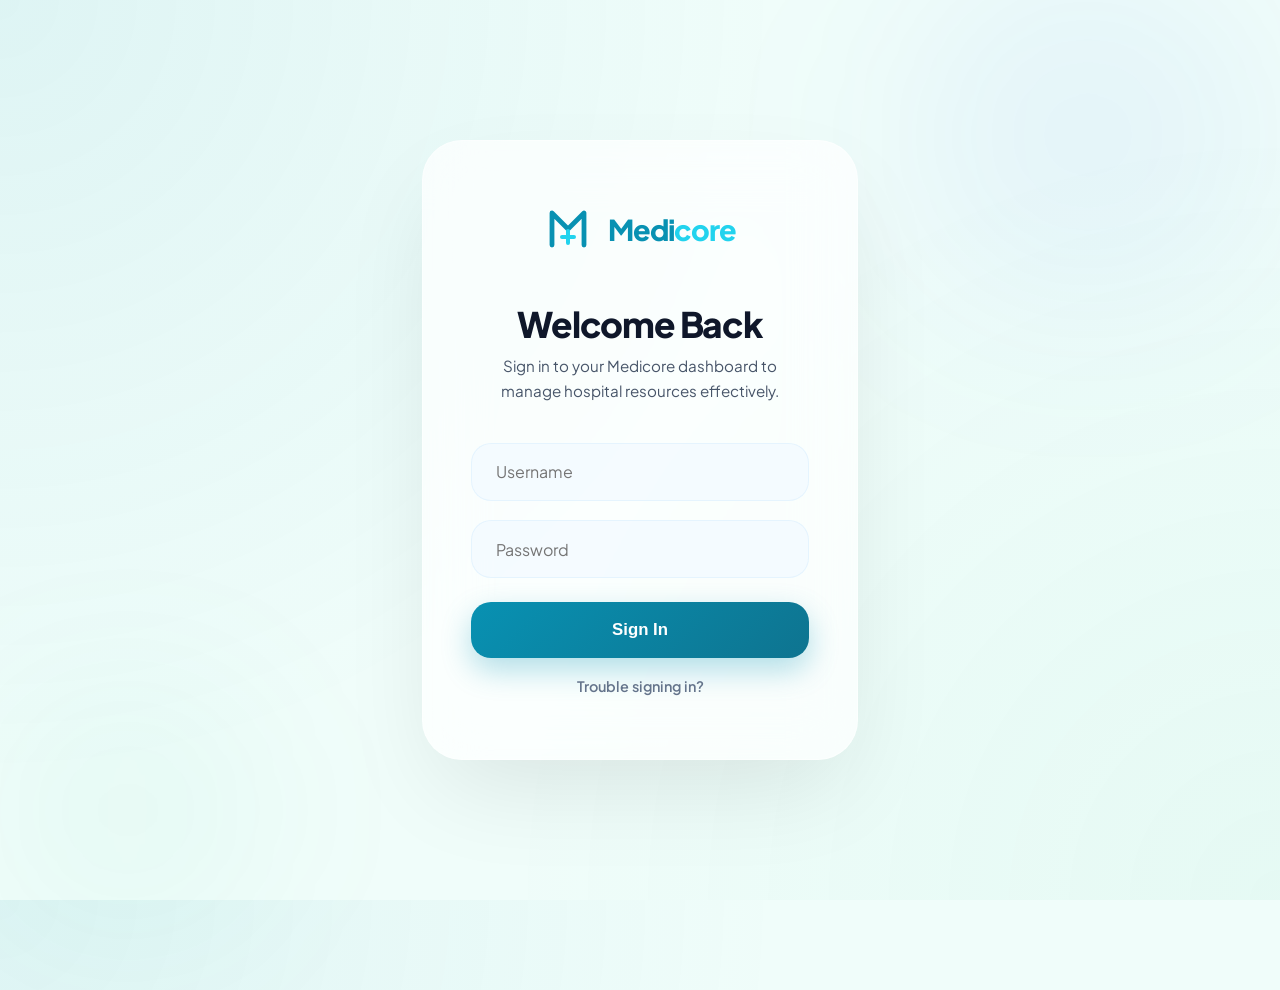
<file: static/login.html>
<!DOCTYPE html>
<html lang="en">
<head>
  <meta charset="UTF-8" />
  <meta name="viewport" content="width=device-width, initial-scale=1.0"/>
  <title>Login — EHRBMS</title>
  <link href="https://fonts.googleapis.com/css2?family=Inter:wght@300;400;500;600;700;800&display=swap" rel="stylesheet" />
  <link rel="stylesheet" href="/static/style.css?v=5" />
</head>
<body class="login-body">
  <div class="login-card-container">
    <div class="login-card">
      <div class="login-logo-top">
        <svg viewBox="0 0 120 120" xmlns="http://www.w3.org/2000/svg">
          <path d="M20,100 L20,20 L60,60 L100,20 L100,100" stroke="#0891b2" stroke-width="12" fill="none" stroke-linejoin="round" stroke-linecap="round"/>
          <path d="M45,80 L75,80 M60,65 L60,95" stroke="#22d3ee" stroke-width="10" stroke-linecap="round"/>
        </svg>
        <h2>Medi<span>core</span></h2>
      </div>

      <div id="error-box" class="error-msg" style="display:none; background:rgba(239,68,68,0.1); color:#ef4444; padding:1rem; border-radius:16px; margin-bottom:1.5rem; font-weight:600; text-align:center;"></div>

      <form id="login-form" class="login-form">
        <h1>Welcome Back</h1>
        <p>Sign in to your Medicore dashboard to manage hospital resources effectively.</p>

        <div class="form-group">
          <input type="text" id="username" required autocomplete="username" placeholder="Username" />
        </div>
        <div class="form-group">
          <input type="password" id="password" required autocomplete="current-password" placeholder="Password" />
        </div>
        
        <div class="login-btn-wrap">
          <button type="submit" class="login-btn">Sign In</button>
          <a href="#" class="forgot-link">Trouble signing in?</a>
        </div>
      </form>
    </div>
  </div>

  <script>
    document.getElementById('login-form').addEventListener('submit', async (e) => {
      e.preventDefault();
      const user = document.getElementById('username').value;
      const pass = document.getElementById('password').value;
      const errorBox = document.getElementById('error-box');
      errorBox.style.display = 'none';

      try {
        const res = await fetch('/api/login', {
          method: 'POST',
          headers: { 'Content-Type': 'application/json' },
          body: JSON.stringify({ username: user, password: pass })
        });
        const data = await res.json();
        
        if (!res.ok) throw new Error(data.detail || 'Login failed');
        
        localStorage.setItem('ehrbms_token', data.token);
        localStorage.setItem('ehrbms_user', data.username);
        window.location.href = '/';
      } catch (err) {
        errorBox.textContent = err.message;
        errorBox.style.display = 'block';
      }
    });
  </script>
</body>
</html>
</file>
<file: static/style.css>
@import url('https://fonts.googleapis.com/css2?family=Plus+Jakarta+Sans:wght@400;500;600;700;800&display=swap');

:root {
  /* Medicore Brand Palette - Premium Bluish Teal Theme */
  --bg-medicine: #f0fdfa;
  --bg-gradient: linear-gradient(135deg, #0891b2 0%, #155e75 100%);
  --brand-teal: #0891b2;
  --brand-cyan: #22d3ee;
  
  --bg-surface: #ffffff;
  --bg-card: #ffffff;
  --bg-card-hover: #f0f9ff;
  
  --bg-sidebar: rgba(255, 255, 255, 0.05);
  --sidebar-blur: blur(25px);

  /* Accents */
  --accent-blue: #0891b2;
  --accent-teal: #0e7490;
  --accent-yellow: #f59e0b;
  --accent-yellow-light: rgba(245, 158, 11, 0.15);
  
  --accent-green: #10b981;
  --accent-orange: #f97316;
  --accent-red: #ef4444;

  /* Typography */
  --text-primary: #0f172a; 
  --text-secondary: #334155;
  --text-muted:   #475569;
  --text-faint:   #94a3b8;

  --border: #e2e8f0;
  --border-strong: #cbd5e1;

  --sidebar-w: 280px;
  
  --radius: 24px;
  --radius-sm: 16px;
  --radius-xs: 8px;
  
  --shadow-soft: 0 4px 6px -1px rgba(0, 0, 0, 0.1), 0 2px 4px -1px rgba(0, 0, 0, 0.06);
  --shadow-hover: 0 10px 15px -3px rgba(0, 0, 0, 0.1), 0 4px 6px -2px rgba(0, 0, 0, 0.05);
  --shadow-heavy: 0 20px 25px -5px rgba(0, 0, 0, 0.1), 0 10px 10px -5px rgba(0, 0, 0, 0.04);

  --transition-fast: 0.15s ease;
  --transition-smooth: 0.3s cubic-bezier(0.4, 0, 0.2, 1);
}

*, *::before, *::after { box-sizing: border-box; margin: 0; padding: 0; }
html { scroll-behavior: smooth; }

body {
  font-family: 'Plus Jakarta Sans', system-ui, sans-serif;
  background: var(--bg-teal);
  background-image: var(--bg-gradient);
  background-attachment: fixed;
  color: var(--text-primary);
  display: flex;
  min-height: 100vh;
  overflow-x: hidden;
  -webkit-font-smoothing: antialiased;
}

/* ── SIDEBAR (Glassmorphism) ─────────────────────────────── */
.sidebar {
  width: var(--sidebar-w);
  min-height: 100vh;
  background: var(--bg-sidebar);
  backdrop-filter: var(--sidebar-blur);
  -webkit-backdrop-filter: var(--sidebar-blur);
  border-right: 1px solid rgba(255,255,255,0.1);
  display: flex;
  flex-direction: column;
  position: fixed;
  top: 0; left: 0;
  z-index: 100;
  padding: 2.5rem 0;
}

.sidebar-nav {
  flex: 1;
  display: flex;
  flex-direction: column;
  gap: 0.8rem;
}

.nav-item {
  display: flex;
  align-items: center;
  gap: 1.2rem;
  padding: 1rem 2rem;
  background: transparent;
  color: rgba(255,255,255,0.7);
  text-decoration: none;
  font-size: 0.95rem;
  font-weight: 600;
  cursor: pointer;
  transition: all var(--transition-smooth);
  border-radius: 0 40px 40px 0;
  width: 88%;
  position: relative;
  overflow: hidden;
}

.nav-item:hover {
  background: rgba(255,255,255,0.1);
  color: #fff;
  transform: translateX(4px);
}

.nav-item.active {
  background: var(--bg-surface);
  color: var(--accent-blue);
  width: 95%;
  box-shadow: 0 4px 15px rgba(0,0,0,0.1);
  transform: scale(1.02);
}

/* Tab connection effect */
.nav-item.active::before {
  content: '';
  position: absolute;
  left: 0; top: 0; bottom: 0; width: 6px;
  background: var(--accent-yellow);
  border-radius: 0 4px 4px 0;
}

.nav-item.active::after {
  content: '';
  position: absolute;
  right: -20px;
  width: 20px;
  height: 100%;
  background: var(--bg-surface);
  z-index: 90;
}

.nav-icon { font-size: 1.4rem; width: 1.5rem; text-align: center; opacity: 0.9; }
.nav-item.active .nav-icon { color: var(--accent-teal); opacity: 1; }

.nav-section-label {
  font-size: 0.7rem;
  font-weight: 800;
  letter-spacing: 1px;
  text-transform: uppercase;
  color: rgba(255,255,255,0.4);
  padding: 1.5rem 2rem 0.5rem;
}

.sidebar-footer { padding: 1rem 2rem; color: rgba(255,255,255,0.5); font-size:0.8rem; display:flex; align-items:center; gap:0.5rem; }
.pulse-dot { width: 8px; height: 8px; background: var(--accent-green); border-radius: 50%; box-shadow: 0 0 10px var(--accent-green); animation: pulse 2s infinite; }
@keyframes pulse { 0%, 100% { opacity: 1; } 50% { opacity: 0.4; } }


/* ── MAIN CONTENT (Floating White App) ───────────────────── */
.main-wrapper {
  margin-left: var(--sidebar-w);
  flex: 1;
  padding: 2rem 2.5rem 2rem 0; 
  display: flex;
  flex-direction: column;
  min-height: 100vh;
}

.main-content {
  background: var(--bg-surface);
  border-radius: 32px;
  box-shadow: var(--shadow-heavy);
  flex: 1;
  display: flex;
  flex-direction: column;
  position: relative;
  overflow: hidden;
}

/* ── TOPBAR ──────────────────────────────────────────────── */
.topbar {
  display: flex;
  align-items: center;
  justify-content: space-between;
  padding: 3rem 3.5rem 2rem;
}

.page-title {
  font-size: 2rem;
  font-weight: 800;
  color: var(--text-primary);
  display: flex;
  align-items: center;
  gap: 0.75rem;
  letter-spacing: -0.5px;
}

.breadcrumb { display: none; } 

.topbar-right {
  display: flex;
  align-items: center;
  gap: 1.5rem;
}

.topbar-right .project-team {
  font-weight: 600; color: var(--text-muted); font-size: 0.85rem;
  background: var(--bg-card-hover); padding: 0.5rem 1rem; border-radius: 100px;
}

.current-time {
  font-size: 0.85rem;
  font-weight: 600;
  color: var(--text-secondary);
}

.sign-out-btn {
  background: #f1f5f9;
  border: none;
  font-size: 1.2rem;
  color: var(--text-muted);
  cursor: pointer;
  width: 40px; height: 40px;
  border-radius: 50%;
  display: flex; align-items: center; justify-content: center;
  transition: all var(--transition-fast);
}
.sign-out-btn:hover { background: #fee2e2; color: var(--accent-red); transform: scale(1.05); }

/* ── PAGE SECTIONS ──────────────────────────────────────── */
.page {
  display: none;
  padding: 1.5rem 3.5rem 3rem;
  flex: 1;
  overflow-y: auto;
  padding-bottom: 5rem;
}
.page.active { 
  display: block; 
  animation: slideIn 0.4s cubic-bezier(0.16, 1, 0.3, 1) forwards; 
}

@keyframes slideIn {
  from { opacity: 0; transform: translateY(15px); }
  to   { opacity: 1; transform: translateY(0); }
}

.page-actions {
  display: flex;
  gap: 1rem;
  margin-bottom: 1.5rem;
  align-items: center;
}
.mt-4 { margin-top: 2rem; }

/* ── INSANE DASHBOARD STAT CARDS ────────────────────────── */
.stats-grid {
  display: grid;
  grid-template-columns: repeat(auto-fit, minmax(280px, 1fr));
  gap: 1.5rem;
}

.stat-card {
  background: var(--bg-surface);
  border: 1px solid var(--border);
  border-radius: var(--radius);
  padding: 2rem;
  display: flex;
  align-items: center;
  justify-content: space-between;
  box-shadow: var(--shadow-soft);
  transition: all var(--transition-smooth);
  position: relative;
  overflow: hidden;
}

.stat-card::before {
  content: '';
  position: absolute;
  top: -50%; right: -20%;
  width: 150px; height: 150px;
  background: radial-gradient(circle, rgba(20,184,166,0.05) 0%, transparent 70%);
  border-radius: 50%;
  z-index: 1;
}

.stat-card:hover {
  transform: translateY(-5px);
  box-shadow: var(--shadow-hover);
  border-color: var(--border-strong);
}

.stat-left { display: flex; flex-direction: column; gap: 1.2rem; z-index: 2; position: relative; }
.stat-right { display: flex; flex-direction: column; align-items: flex-end; z-index: 2; position: relative; }

.stat-label {
  font-size: 1.05rem;
  color: var(--text-secondary);
  font-weight: 700;
}

.stat-icon {
  width: 54px; height: 54px;
  stroke: var(--accent-teal);
  fill: none;
  stroke-width: 1.5;
  padding: 10px;
  background: rgba(20,184,166,0.1);
  border-radius: 16px;
}

.stat-right-label {
  font-size: 0.85rem;
  color: var(--text-muted);
  font-weight: 600;
  text-transform: uppercase;
  letter-spacing: 0.5px;
}

.stat-value {
  font-size: 2.8rem;
  font-weight: 800;
  color: var(--text-primary);
  line-height: 1;
  margin-top: 0.3rem;
  letter-spacing: -1px;
}

/* Custom coloring for Alert cards */
.stat-card.alert-red { border-left: 5px solid var(--accent-red); }
.stat-card.alert-red .stat-icon { stroke: var(--accent-red); background: rgba(239,68,68,0.1); }
.stat-card.alert-red .stat-value { color: var(--accent-red); }

.stat-card.alert-orange { border-left: 5px solid var(--accent-orange); }
.stat-card.alert-orange .stat-icon { stroke: var(--accent-orange); background: rgba(245,158,11,0.1); }
.stat-card.alert-orange .stat-value { color: var(--accent-orange); }


/* ── PREMIUM GRID CARDS (Doctors, Patients) ──────────────── */
.grid-cards-wrapper {
  display: grid;
  grid-template-columns: repeat(auto-fill, minmax(320px, 1fr));
  gap: 1.8rem;
}

.grid-card {
  background: var(--bg-surface);
  border: 1px solid var(--border);
  border-radius: var(--radius);
  padding: 2rem;
  box-shadow: var(--shadow-soft);
  display: flex;
  flex-direction: column;
  position: relative;
  transition: all var(--transition-smooth);
}

.grid-card:hover { transform: translateY(-5px) scale(1.01); box-shadow: var(--shadow-hover); border-color: var(--border-strong); }

.card-top {
  display: flex;
  justify-content: space-between;
  align-items: flex-start;
  margin-bottom: 1.2rem;
}

.card-avatar {
  width: 80px; height: 80px;
  border-radius: 24px; /* Squircle */
  object-fit: cover;
  border: 3px solid #fff;
  box-shadow: 0 8px 15px rgba(0,0,0,0.08);
}

.card-avatar-wrap { position: relative; }
.card-status-dot {
  position: absolute;
  top: -4px; right: -4px;
  width: 18px; height: 18px;
  background: var(--accent-green);
  border: 3px solid #fff;
  border-radius: 50%;
  box-shadow: 0 2px 4px rgba(0,0,0,0.1);
}

.card-top-right {
  font-size: 0.9rem;
  color: var(--text-primary);
  font-weight: 700;
  display: flex;
  align-items: center;
  gap: 0.4rem;
  background: var(--bg-card-hover);
  padding: 0.4rem 0.8rem;
  border-radius: 100px;
}
.card-top-right span { color: var(--accent-yellow); font-size:1.1rem; }

.card-name {
  font-size: 1.3rem;
  font-weight: 800;
  color: var(--text-primary);
  margin-bottom: 0.3rem;
  letter-spacing: -0.3px;
}

.card-sub {
  font-size: 0.9rem;
  color: var(--accent-teal);
  font-weight: 700;
  margin-bottom: 1.8rem;
}
.card-sub small { color: var(--text-muted); font-weight: 500; }

.card-bottom {
  display: flex;
  justify-content: space-between;
  align-items: flex-end;
  border-top: 1px solid var(--border);
  padding-top: 1.2rem;
  margin-top: auto;
}

.card-bottom div { font-size: 0.8rem; color: var(--text-muted); }
.card-bottom strong { font-size: 0.95rem; color: var(--text-primary); font-weight: 700; }

/* In-Card Inputs */
.card-select {
  border: none;
  background: #f8fafc;
  padding: 0.5rem 1rem;
  border-radius: 12px;
  font-weight: 700;
  color: var(--text-primary);
  cursor: pointer;
  outline: none;
  font-size: 0.85rem;
  font-family: inherit;
  transition: all var(--transition-fast);
}
.card-select:hover { background: #e2e8f0; }

/* ── CARDS (Table Wrappers) ────────────────────────────── */
.card {
  background: var(--bg-surface);
  border: 1px solid var(--border);
  border-radius: var(--radius);
  box-shadow: var(--shadow-soft);
  margin-bottom: 2rem;
  overflow: hidden;
  transition: all var(--transition-smooth);
}

.card-header {
  padding: 1.25rem 2rem;
  display: flex;
  align-items: center;
  justify-content: space-between;
  border-bottom: 1px solid var(--border);
  gap: 1.5rem;
  background: #fff;
  min-height: 64px;
}

.card-title {
  font-size: 1.25rem;
  font-weight: 800;
  color: var(--text-primary);
  letter-spacing: -0.5px;
  margin: 0;
  flex-shrink: 0;
}

.search-input {
  background: var(--bg-card-hover);
  border: 1.5px solid transparent;
  border-radius: 100px;
  color: var(--text-primary);
  padding: 0.55rem 1.25rem;
  font-size: 0.875rem;
  font-weight: 500;
  width: 260px;
  transition: all var(--transition-smooth);
  font-family: inherit;
  outline: none;
  flex-shrink: 0;
}

.search-input::placeholder { color: var(--text-faint); }

.search-input:focus {
  background: #fff;
  border-color: var(--brand-teal);
  box-shadow: 0 0 0 4px rgba(8, 145, 178, 0.1);
  width: 300px;
}


/* ── TABLES (Fallback/Overhauled) ────────────────────────── */
.table-wrap {
  overflow-x: auto;
  border: 1px solid var(--border);
  border-radius: var(--radius);
  background: var(--bg-surface);
  box-shadow: var(--shadow-soft);
}
.table-wrap table {
  width: 100%;
  border-collapse: separate;
  border-spacing: 0;
  font-size: 0.95rem;
}
.table-wrap th {
  background: var(--bg-card-hover);
  color: var(--text-secondary);
  font-weight: 700;
  padding: 1.2rem;
  text-align: left;
  border-bottom: 1px solid var(--border);
  font-size: 0.85rem;
  text-transform: uppercase;
  letter-spacing: 0.5px;
}
.table-wrap td {
  padding: 1.2rem;
  border-bottom: 1px solid var(--border);
  color: var(--text-primary);
  vertical-align: middle;
}
.table-wrap tr:last-child td { border-bottom: none; }
.table-wrap tr:hover td { background: rgba(248, 250, 252, 0.5); }


/* ── BUTTONS ─────────────────────────────────────────────── */
.btn {
  display: inline-flex;
  align-items: center;
  justify-content: center;
  gap: 0.5rem;
  padding: 0.75rem 1.8rem;
  border-radius: 12px;
  font-size: 0.95rem;
  font-weight: 700;
  font-family: inherit;
  border: none;
  cursor: pointer;
  transition: all var(--transition-fast);
}
.btn-primary { background: var(--accent-teal); color: #fff; box-shadow: 0 4px 15px rgba(20,184,166,0.3); }
.btn-primary:hover { opacity: 0.9; transform: translateY(-2px); box-shadow: 0 6px 20px rgba(20,184,166,0.4); }
.btn-danger { background: var(--accent-red); color: #fff; }
.btn-danger:hover { background: #dc2626; }
.btn-outline { background: var(--bg-card-hover); color: var(--text-primary); }
.btn-outline:hover { background: #e2e8f0; }

.btn-discharge {
  background: rgba(239,68,68,0.1);
  color: var(--accent-red);
  font-weight: 700;
  font-size: 0.85rem;
  padding: 0.4rem 1rem;
  border-radius: 8px;
  border: none;
  cursor: pointer;
  transition: all var(--transition-fast);
}
.btn-discharge:hover { background: var(--accent-red); color: #fff; }


/* ── BADGES ──────────────────────────────────────────────── */
.badge {
  display: inline-flex; align-items: center; gap: 0.4rem;
  padding: 0.3rem 0.8rem; border-radius: 100px;
  font-size: 0.8rem; font-weight: 700;
  letter-spacing: 0.2px;
}
.badge-success { background: #dcfce7; color: #065f46; }
.badge-danger  { background: #fee2e2; color: #991b1b; }
.badge-warning { background: #fef9c3; color: #854d0e; }
.badge-info    { background: #e0f2fe; color: #1e40af; }
.badge-muted   { background: #f1f5f9; color: #475569; }

/* ── FORMS & MODALS ──────────────────────────────────────── */
.form-grid { display: grid; grid-template-columns: 1fr 1fr; gap: 1.5rem; padding: 2rem; }
.form-group { display: flex; flex-direction: column; gap: 0.6rem; }
.form-group.full-width { grid-column: 1/-1; }
.form-group label { font-size: 0.85rem; font-weight: 700; color: var(--text-secondary); text-transform: uppercase; letter-spacing: 0.5px; }
.form-group input, .form-group select {
  background: var(--bg-card-hover);
  border: 2px solid transparent;
  border-radius: 12px;
  padding: 0.9rem; font-size: 1rem;
  outline: none; transition: all var(--transition-fast);
  color: var(--text-primary);
  font-family: inherit;
}
.form-group input:focus, .form-group select:focus { border-color: var(--accent-teal); background: #fff; box-shadow: 0 0 0 4px rgba(20,184,166,0.1); }

.modal-overlay {
  display: none; position: fixed; inset: 0;
  background: rgba(0,77,97,0.7); backdrop-filter: blur(8px);
  z-index: 200; align-items: center; justify-content: center;
}
.modal-overlay.open { display: flex; animation: fadeIn 0.2s ease; }
.modal {
  background: var(--bg-surface); border-radius: var(--radius);
  width: 90%; max-width: 560px; max-height: 90vh; overflow-y: auto;
  box-shadow: 0 25px 50px -12px rgba(0,0,0,0.5); animation: zoomIn 0.3s cubic-bezier(0.16, 1, 0.3, 1);
}
@keyframes zoomIn { from { opacity: 0; transform: scale(0.95) translateY(20px); } to { opacity: 1; transform: scale(1) translateY(0); } }
.modal-header { display: flex; align-items: center; justify-content: space-between; padding: 2rem; border-bottom: 1px solid var(--border); }
.modal-header h3 { font-size: 1.3rem; font-weight: 800; color: var(--text-primary); margin:0 }
.modal-close { background: none; border: none; font-size: 1.5rem; cursor: pointer; color: var(--text-muted); transition: color 0.2s; }
.modal-close:hover { color: var(--accent-red); }
.modal-footer { display: flex; justify-content: flex-end; gap: 1rem; padding: 1.5rem 2rem 2rem; background: var(--bg-card-hover); }

/* ── LOGIN PAGE OVERHAUL (Medicore Branding) ────────────────────── */
.login-body {
  margin: 0; padding: 0; min-height: 100vh;
  display: flex; align-items: center; justify-content: center;
  background: var(--bg-medicine);
  font-family: 'Plus Jakarta Sans', sans-serif;
  overflow: hidden;
  position: relative;
}

.login-body::before {
  content: '';
  position: absolute;
  top: -10%; right: -10%; width: 50%; height: 50%;
  background: radial-gradient(circle, rgba(37, 99, 235, 0.08) 0%, transparent 70%);
  filter: blur(80px);
  z-index: 0;
}

.login-body::after {
  content: '';
  position: absolute;
  bottom: -10%; left: -10%; width: 40%; height: 40%;
  background: radial-gradient(circle, rgba(16, 185, 129, 0.05) 0%, transparent 70%);
  filter: blur(60px);
  z-index: 0;
}

/* ── LOGIN PAGE OVERHAUL (Premium Glassmorphism) ────────────── */
.login-body {
  margin: 0; padding: 0; min-height: 100vh;
  display: flex; align-items: center; justify-content: center;
  background: #f0fdfa; /* Light medicine teal */
  background-image: 
    radial-gradient(circle at 0% 0%, rgba(8, 145, 178, 0.08) 0%, transparent 50%),
    radial-gradient(circle at 100% 100%, rgba(16, 185, 129, 0.05) 0%, transparent 50%);
  font-family: 'Plus Jakarta Sans', sans-serif;
  overflow: hidden;
  position: relative;
}

.login-card-container {
  width: 100%;
  max-width: 500px;
  padding: 2rem;
  z-index: 10;
  display: flex;
  justify-content: center;
}

.login-card {
  width: 100%;
  background: rgba(255, 255, 255, 0.7);
  backdrop-filter: blur(30px);
  -webkit-backdrop-filter: blur(30px);
  border: 1px solid rgba(255, 255, 255, 0.4);
  border-radius: 40px;
  padding: 4rem 3rem;
  box-shadow: 0 40px 100px -20px rgba(0, 0, 0, 0.1);
  display: flex;
  flex-direction: column;
  animation: cardFadeUp 1s cubic-bezier(0.16, 1, 0.3, 1) both;
}

@keyframes cardFadeUp {
  from { opacity: 0; transform: translateY(40px) scale(0.98); }
  to   { opacity: 1; transform: translateY(0) scale(1); }
}

.login-logo-top { display: flex; align-items: center; gap: 1rem; margin-bottom: 3rem; justify-content: center; }
.login-logo-top svg { width: 48px; }
.login-logo-top h2 { font-size: 1.8rem; font-weight: 800; color: #0891b2; margin: 0; letter-spacing: -1px; }
.login-logo-top h2 span { color: #22d3ee; }

.login-form h1 { font-size: 2.2rem; font-weight: 800; color: #0f172a; margin-bottom: 0.5rem; letter-spacing: -1.2px; text-align: center; }
.login-form p { font-size: 0.95rem; color: #475569; margin-bottom: 2.5rem; line-height: 1.6; text-align: center; max-width: 320px; margin-left: auto; margin-right: auto; }

.login-form .form-group { margin-bottom: 1.2rem; }
.login-form .form-group input {
  background: rgba(240, 249, 255, 0.6);
  border: 1.5px solid rgba(224, 242, 254, 0.8);
  border-radius: 20px;
  color: #0f172a;
  font-size: 1rem;
  padding: 1.1rem 1.5rem;
  width: 100%;
  transition: all 0.3s cubic-bezier(0.4, 0, 0.2, 1);
  font-family: inherit;
}

.login-form .form-group input:focus {
  border-color: #0891b2;
  background: #fff;
  box-shadow: 0 0 0 5px rgba(8, 145, 178, 0.1);
  outline: none;
}

.login-btn-wrap { display: flex; flex-direction: column; gap: 1.2rem; margin-top: 1.5rem; }
.login-btn {
  background: linear-gradient(135deg, #0891b2 0%, #0e7490 100%);
  color: #fff;
  font-weight: 700;
  font-size: 1.05rem;
  padding: 1.1rem;
  border: none;
  border-radius: 20px;
  cursor: pointer;
  transition: all 0.4s cubic-bezier(0.165, 0.84, 0.44, 1);
  box-shadow: 0 12px 30px rgba(8, 145, 178, 0.3);
  width: 100%;
}
.login-btn:hover { 
  transform: translateY(-3px); 
  box-shadow: 0 20px 45px rgba(8, 145, 178, 0.4); 
  filter: brightness(1.1);
}

.forgot-link { color: #64748b; font-size: 0.9rem; text-decoration: none; font-weight: 600; text-align: center; transition: color 0.2s; }
.forgot-link:hover { color: #0891b2; }

/* Search inputs are handled in the Cards section above */

.empty-state { text-align: center; padding: 4rem 2rem; color: var(--text-muted); font-size: 1.1rem; font-weight: 600; }

.toast { position: fixed; bottom: 2.5rem; right: 2.5rem; background: var(--text-primary); color: #fff; padding: 1.2rem 2rem; border-radius: 16px; font-weight: 600; box-shadow: 0 15px 30px rgba(0,0,0,0.2); transform: translateY(120px); opacity: 0; transition: all 0.4s cubic-bezier(0.16,1,0.3,1); z-index: 999; display: flex; align-items: center; gap: 0.8rem; }
.toast.success { border-left: 6px solid var(--accent-green); }
.toast.error   { border-left: 6px solid var(--accent-red); background: #fff; color: var(--text-primary); }
.toast.show    { transform: translateY(0); opacity: 1; }

.loading-spinner { margin: 3rem auto; width: 48px; height: 48px; border: 4px solid var(--border); border-top-color: var(--accent-teal); border-radius: 50%; animation: spin 0.8s cubic-bezier(0.4, 0, 0.2, 1) infinite; }
@keyframes spin { to { transform: rotate(360deg); } }

/* Inventory Progress */
.stock-bar-wrap { display: flex; align-items: center; gap: 1rem; }
.stock-bar { flex: 1; height: 8px; background: var(--bg-card-hover); border-radius: 100px; overflow: hidden; min-width: 100px; }
.stock-bar-fill { height: 100%; border-radius: 100px; transition: width 0.8s cubic-bezier(0.16,1,0.3,1); }
.stock-bar-fill.fill-ok   { background: var(--accent-green); box-shadow: 0 0 10px rgba(16,185,129,0.4); }
.stock-bar-fill.fill-warn { background: var(--accent-yellow); }
.stock-bar-fill.fill-low  { background: var(--accent-red); }
.stock-pct { font-size: 0.85rem; font-weight: 700; color: var(--text-secondary); width: 45px; text-align: right; }

/* Report formatting */
.report-header-box {
  background: var(--bg-surface);
  border-radius: 20px;
  padding: 1.5rem 2rem;
  margin-bottom: 2rem;
  box-shadow: var(--shadow-sm);
  border: 1px solid var(--border);
}

.report-title {
  font-size: 1.25rem;
  font-weight: 700;
  color: var(--text);
  margin-bottom: 0.5rem;
  display: flex;
  align-items: center;
  gap: 0.5rem;
}

.report-desc {
  font-size: 0.95rem;
  color: var(--text-secondary);
  line-height: 1.6;
}


/* Bed Monitor filter bar */
.bed-filter-bar {
  display: flex;
  gap: 0.5rem;
  flex-wrap: wrap;
  margin-bottom: 1.25rem;
  align-items: center;
}

.bed-filter-bar .btn {
  padding: 0.4rem 1.1rem;
  border-radius: 100px;
  font-size: 0.85rem;
  font-weight: 600;
  border: 1.5px solid var(--border);
  background: var(--bg-surface);
  cursor: pointer;
  transition: all 0.2s ease;
  display: inline-flex;
  align-items: center;
  gap: 0.35rem;
}

.bed-filter-bar .btn:hover {
  background: var(--brand-teal);
  color: white;
  border-color: var(--brand-teal);
}

.bed-filter-bar .btn.active {
  background: var(--brand-teal);
  color: white;
  border-color: var(--brand-teal);
}

#page-beds .page-actions { margin-bottom: 1rem; }


/* --- NOTIFICATIONS --- */
.notification-center {
  position: relative;
  margin: 0 1rem;
}
.notif-bell {
  position: relative;
  cursor: pointer;
  padding: 8px;
  border-radius: 50%;
  background: #f1f5f9;
  color: var(--text-secondary);
  transition: all var(--transition-fast);
  display: flex;
  align-items: center;
  justify-content: center;
}
.notif-bell:hover {
  background: var(--accent-yellow-light);
  color: var(--accent-yellow);
}
.badg-count {
  position: absolute;
  top: -2px;
  right: -2px;
  background: var(--accent-red);
  color: white;
  font-size: 10px;
  font-weight: 800;
  padding: 2px 5px;
  border-radius: 10px;
  border: 2px solid white;
}
.notif-dropdown {
  position: absolute;
  top: 120%;
  right: 0;
  width: 320px;
  background: white;
  border-radius: var(--radius-sm);
  box-shadow: var(--shadow-heavy);
  border: 1px solid var(--border);
  display: none;
  z-index: 1000;
  overflow: hidden;
  transform-origin: top right;
}
.notif-dropdown.open {
  display: block;
  animation: slideTop var(--transition-smooth);
}
.notif-header {
  padding: 1rem;
  font-weight: 800;
  background: var(--bg-card-hover);
  border-bottom: 1px solid var(--border);
  color: var(--accent-blue);
  font-size: 0.9rem;
}
.notif-list {
  max-height: 400px;
  overflow-y: auto;
}
.notif-item {
  padding: 1rem;
  border-bottom: 1px solid var(--border);
  display: flex;
  flex-direction: column;
  gap: 0.4rem;
  transition: background var(--transition-fast);
}
.notif-item:hover {
  background: var(--bg-card-hover);
}
.notif-msg {
  font-size: 0.85rem;
  font-weight: 600;
  color: var(--text-primary);
  line-height: 1.4;
}
.notif-time {
  font-size: 0.75rem;
  color: var(--text-muted);
}
.btn-dismiss {
  font-size: 0.7rem;
  color: var(--accent-teal);
  cursor: pointer;
  font-weight: 700;
  text-transform: uppercase;
  margin-top: 4px;
  align-self: flex-start;
}
.btn-dismiss:hover {
  text-decoration: underline;
}
.notif-empty {
  padding: 2rem;
  text-align: center;
  color: var(--text-faint);
  font-style: italic;
  font-size: 0.9rem;
}
@keyframes slideTop {
  from { opacity: 0; transform: translateY(-10px) scale(0.95); }
  to { opacity: 1; transform: translateY(0) scale(1); }
}
</file>
